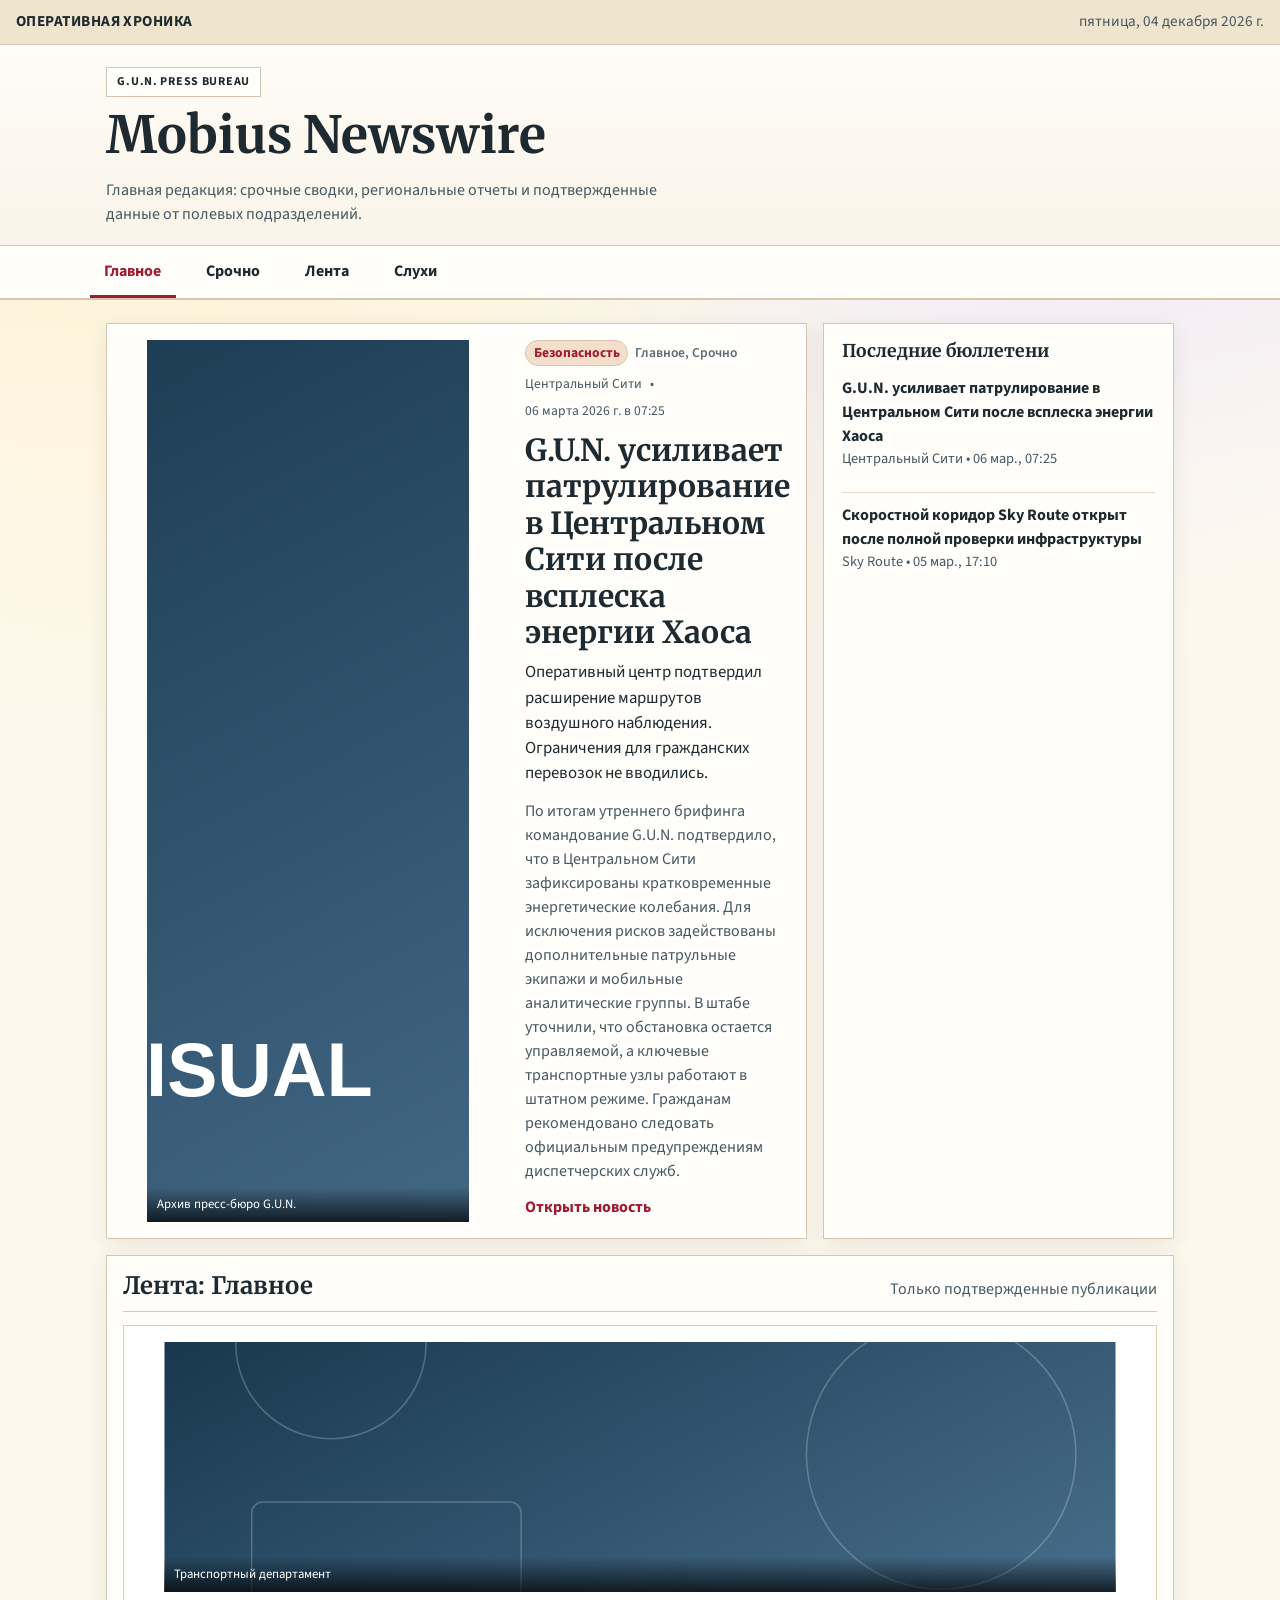
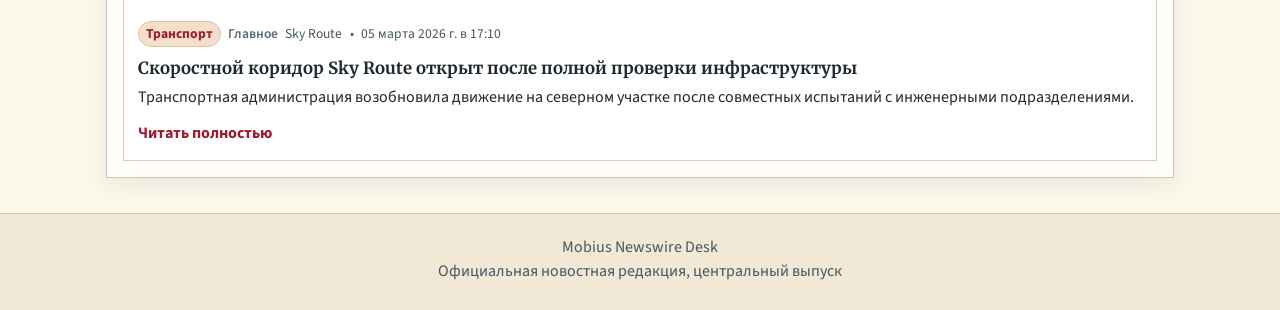
<file: index.html>
<!doctype html>
<html lang="ru">
  <head>
    <meta charset="utf-8" />
    <meta name="viewport" content="width=device-width, initial-scale=1" />
    <title>Mobius Newswire</title>
    <meta
      name="description"
      content="Оперативная новостная лента Мобиуса: сводки, расследования и официальные отчеты."
    />
    <link rel="preconnect" href="https://fonts.googleapis.com" />
    <link rel="preconnect" href="https://fonts.gstatic.com" crossorigin />
    <link
      href="https://fonts.googleapis.com/css2?family=Merriweather:wght@400;700;900&family=Source+Sans+3:wght@400;600;700&display=swap"
      rel="stylesheet"
    />
    <link rel="stylesheet" href="assets/css/main.css" />
    <script src="assets/js/store.js" defer></script>
    <script src="assets/js/main.js" defer></script>
  </head>
  <body>
    <header class="site-header">
      <div class="header-band">
        <p class="header-band-label">Оперативная хроника</p>
        <p id="today-date" class="header-band-date"></p>
      </div>
      <div class="masthead">
        <p class="masthead-kicker">G.U.N. Press Bureau</p>
        <h1>Mobius Newswire</h1>
        <p class="masthead-subtitle">
          Главная редакция: срочные сводки, региональные отчеты и подтвержденные
          данные от полевых подразделений.
        </p>
      </div>
      <nav class="main-nav" aria-label="Разделы">
        <ul id="tab-nav" class="tab-nav"></ul>
      </nav>
    </header>

    <main class="page">
      <section id="top-story" class="panel panel-main" aria-live="polite"></section>

      <section id="latest-updates" class="panel panel-sidebar">
        <h2>Последние бюллетени</h2>
        <ul id="latest-list" class="latest-list"></ul>
      </section>

      <section id="news-feed" class="panel panel-feed">
        <div class="panel-heading">
          <h2>Лента новостей</h2>
          <p>Только подтвержденные публикации</p>
        </div>
        <div id="all-stories" class="story-grid" aria-live="polite"></div>
      </section>
    </main>

    <footer class="site-footer">
      <p>Mobius Newswire Desk</p>
      <p>Официальная новостная редакция, центральный выпуск</p>
    </footer>
  </body>
</html>
</file>
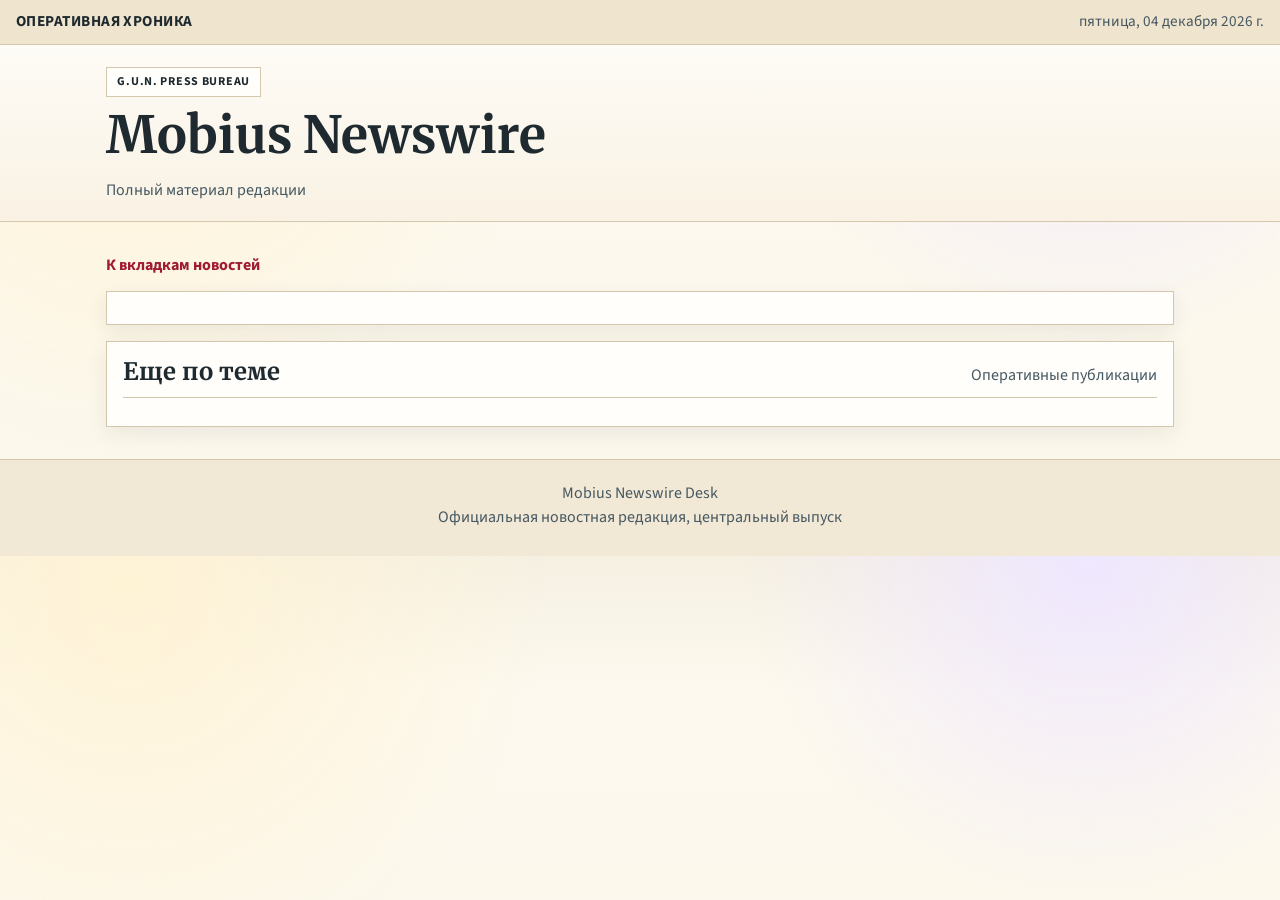
<file: article.html>
<!doctype html>
<html lang="ru">
  <head>
    <meta charset="utf-8" />
    <meta name="viewport" content="width=device-width, initial-scale=1" />
    <title>Mobius Newswire | Публикация</title>
    <meta
      name="description"
      content="Полный текст публикации Mobius Newswire и оперативные материалы по теме."
    />
    <link rel="preconnect" href="https://fonts.googleapis.com" />
    <link rel="preconnect" href="https://fonts.gstatic.com" crossorigin />
    <link
      href="https://fonts.googleapis.com/css2?family=Merriweather:wght@400;700;900&family=Source+Sans+3:wght@400;600;700&display=swap"
      rel="stylesheet"
    />
    <link rel="stylesheet" href="assets/css/main.css" />
    <script src="assets/js/store.js" defer></script>
    <script src="assets/js/article.js" defer></script>
  </head>
  <body>
    <header class="site-header">
      <div class="header-band">
        <p class="header-band-label">Оперативная хроника</p>
        <p id="today-date" class="header-band-date"></p>
      </div>
      <div class="masthead">
        <p class="masthead-kicker">G.U.N. Press Bureau</p>
        <h1>Mobius Newswire</h1>
        <p class="masthead-subtitle">Полный материал редакции</p>
      </div>
    </header>

    <main class="article-page">
      <p class="article-backline">
        <a id="back-to-news" class="story-read-more" href="index.html">К вкладкам новостей</a>
      </p>

      <article id="article-content" class="article-panel" aria-live="polite"></article>

      <section class="panel panel-feed article-related">
        <div class="panel-heading">
          <h2>Еще по теме</h2>
          <p>Оперативные публикации</p>
        </div>
        <div id="related-stories" class="story-grid"></div>
      </section>
    </main>

    <footer class="site-footer">
      <p>Mobius Newswire Desk</p>
      <p>Официальная новостная редакция, центральный выпуск</p>
    </footer>
  </body>
</html>
</file>
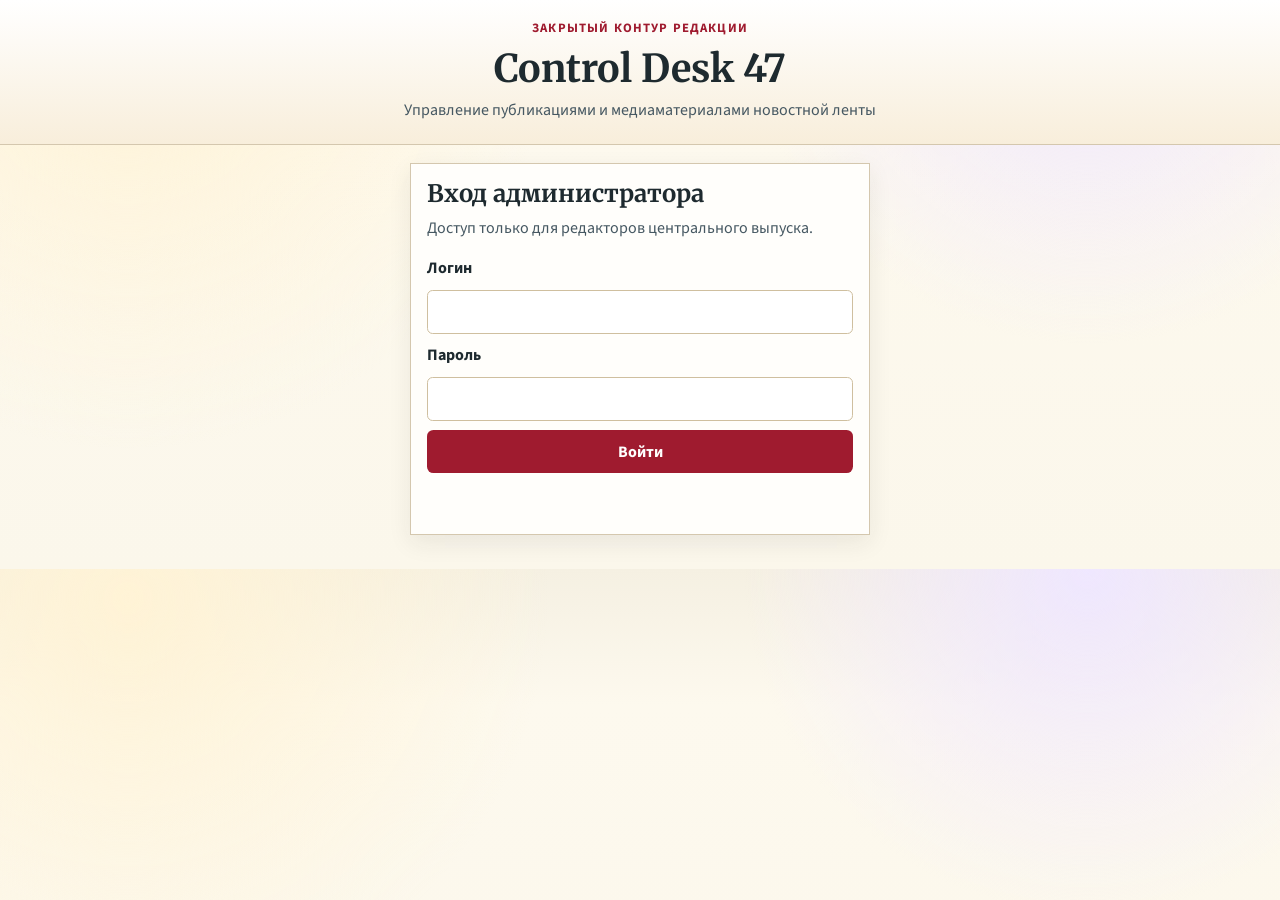
<file: dispatch-console-47.html>
<!doctype html>
<html lang="ru">
  <head>
    <meta charset="utf-8" />
    <meta name="viewport" content="width=device-width, initial-scale=1" />
    <title>Mobius Newswire | Control Desk</title>
    <link rel="preconnect" href="https://fonts.googleapis.com" />
    <link rel="preconnect" href="https://fonts.gstatic.com" crossorigin />
    <link
      href="https://fonts.googleapis.com/css2?family=Merriweather:wght@400;700;900&family=Source+Sans+3:wght@400;600;700&display=swap"
      rel="stylesheet"
    />
    <link rel="stylesheet" href="assets/css/main.css" />
    <script src="assets/js/store.js" defer></script>
    <script src="assets/js/admin.js" defer></script>
  </head>
  <body>
    <header class="admin-header">
      <p class="admin-header-label">Закрытый контур редакции</p>
      <h1>Control Desk 47</h1>
      <p class="admin-header-subtitle">
        Управление публикациями и медиаматериалами новостной ленты
      </p>
    </header>

    <main class="admin-page">
      <section id="auth-panel" class="admin-auth">
        <h2>Вход администратора</h2>
        <p>Доступ только для редакторов центрального выпуска.</p>
        <form id="login-form" class="auth-form" autocomplete="off">
          <label for="admin-username">Логин</label>
          <input id="admin-username" name="username" type="text" required />

          <label for="admin-password">Пароль</label>
          <input
            id="admin-password"
            name="password"
            type="password"
            required
            minlength="6"
          />

          <button type="submit">Войти</button>
          <p id="auth-error" class="auth-error" role="alert"></p>
        </form>
      </section>

      <section id="admin-panel" class="admin-layout" hidden>
        <div class="admin-toolbar">
          <h2>Панель публикаций</h2>
          <div class="toolbar-actions">
            <button id="new-post-btn" type="button">Новая публикация</button>
            <button id="logout-btn" type="button" class="button-muted">
              Выйти
            </button>
          </div>
        </div>

        <p id="editor-status" class="editor-status" role="status"></p>

        <div class="admin-columns">
          <section class="admin-block">
            <h3>Текущие материалы</h3>
            <section class="tab-manager">
              <h4>Вкладки сайта</h4>
              <form id="tab-form" class="tab-form">
                <input
                  id="new-tab-name"
                  name="tabName"
                  type="text"
                  maxlength="24"
                  placeholder="Новая вкладка"
                  required
                />
                <button type="submit">Добавить вкладку</button>
              </form>
              <p id="tab-status" class="tab-status" role="status"></p>
              <ul id="tab-list" class="tab-list"></ul>
            </section>

            <p id="empty-state" class="empty-state" hidden>
              Публикаций пока нет.
            </p>
            <div class="table-wrap">
              <table>
                <thead>
                  <tr>
                    <th>Заголовок</th>
                    <th>Категория</th>
                    <th>Вкладки</th>
                    <th>Дата</th>
                    <th>Действия</th>
                  </tr>
                </thead>
                <tbody id="posts-table-body"></tbody>
              </table>
            </div>
          </section>

          <section class="admin-block">
            <h3 id="editor-heading">Новая публикация</h3>
            <form id="post-form" class="post-form">
              <input id="post-id" name="postId" type="hidden" />

              <label for="post-title">Заголовок</label>
              <input id="post-title" name="title" type="text" maxlength="140" required />

              <label for="post-summary">Краткая подводка</label>
              <textarea
                id="post-summary"
                name="summary"
                rows="2"
                maxlength="220"
                required
              ></textarea>

              <label for="post-content">Текст новости</label>
              <textarea
                id="post-content"
                name="content"
                rows="6"
                maxlength="4000"
                required
              ></textarea>

              <div class="form-row">
                <div>
                  <label for="post-category">Категория</label>
                  <select id="post-category" name="category" required>
                    <option value="Безопасность">Безопасность</option>
                    <option value="Транспорт">Транспорт</option>
                    <option value="Технологии">Технологии</option>
                    <option value="Экономика">Экономика</option>
                    <option value="Службы спасения">Службы спасения</option>
                  </select>
                </div>

                <div>
                  <label for="post-location">Локация</label>
                  <input
                    id="post-location"
                    name="location"
                    type="text"
                    maxlength="80"
                    required
                  />
                </div>
              </div>

              <label for="post-tabs">Вкладки публикации</label>
              <select id="post-tabs" name="tabs" multiple size="5"></select>
              <p class="field-hint">
                Можно выбрать несколько вкладок (Ctrl/Cmd + клик).
              </p>

              <label for="post-published-at">Дата и время публикации</label>
              <input id="post-published-at" name="publishedAt" type="datetime-local" required />

              <label for="post-image-file">Изображение новости</label>
              <input id="post-image-file" name="imageFile" type="file" accept="image/*" />

              <div class="form-row">
                <div>
                  <label for="post-image-alt">Описание изображения</label>
                  <input
                    id="post-image-alt"
                    name="imageAlt"
                    type="text"
                    maxlength="140"
                    placeholder="Что изображено на фото"
                  />
                </div>
                <div>
                  <label for="post-image-caption">Подпись под изображением</label>
                  <input
                    id="post-image-caption"
                    name="imageCaption"
                    type="text"
                    maxlength="160"
                    placeholder="Источник или пояснение"
                  />
                </div>
              </div>

              <label class="checkbox-line" for="post-remove-image">
                <input id="post-remove-image" name="removeImage" type="checkbox" />
                Удалить текущее изображение
              </label>

              <figure id="image-preview-wrap" class="image-preview" hidden>
                <img id="image-preview" alt="" />
                <figcaption>Предпросмотр изображения</figcaption>
              </figure>

              <div class="editor-actions">
                <button type="submit">Сохранить публикацию</button>
                <button id="reset-form-btn" type="button" class="button-muted">
                  Очистить форму
                </button>
              </div>
            </form>
          </section>
        </div>
      </section>
    </main>
  </body>
</html>
</file>
<file: assets/css/main.css>
:root {
  --paper: #fcf9f1;
  --ink: #1e2a2f;
  --ink-soft: #465862;
  --line: #d4c7ae;
  --accent: #9f1b2f;
  --accent-soft: #f4dfca;
  --panel: #fffefb;
  --success: #1f6f43;
  --danger: #932638;
  --shadow: rgba(35, 36, 40, 0.08);
}

*,
*::before,
*::after {
  box-sizing: border-box;
}

body {
  margin: 0;
  color: var(--ink);
  background:
    radial-gradient(circle at 10% 5%, #fff3d6 0, transparent 33%),
    radial-gradient(circle at 85% 0%, #efe7ff 0, transparent 28%),
    linear-gradient(180deg, #f5f0e2 0%, #fdf9ee 24%, #fbf7eb 100%);
  font-family: "Source Sans 3", "Segoe UI", sans-serif;
  line-height: 1.5;
}

h1,
h2,
h3 {
  margin: 0;
  font-family: "Merriweather", Georgia, serif;
  line-height: 1.2;
}

p {
  margin: 0;
}

a {
  color: inherit;
  text-decoration: none;
}

.site-header {
  border-bottom: 1px solid var(--line);
  background: linear-gradient(180deg, #fffefb 0%, #f9f2e4 100%);
}

.header-band {
  display: flex;
  justify-content: space-between;
  align-items: center;
  gap: 1rem;
  padding: 0.65rem 1rem;
  background: #efe4cd;
  border-bottom: 1px solid var(--line);
  font-size: 0.95rem;
}

.header-band-label {
  font-weight: 700;
  letter-spacing: 0.03em;
  text-transform: uppercase;
}

.header-band-date {
  color: var(--ink-soft);
}

.masthead {
  max-width: 1100px;
  margin: 0 auto;
  padding: 1.4rem 1rem 1.2rem;
}

.masthead-kicker {
  display: inline-block;
  margin-bottom: 0.55rem;
  padding: 0.3rem 0.65rem;
  border: 1px solid var(--line);
  background: var(--panel);
  font-size: 0.75rem;
  font-weight: 700;
  letter-spacing: 0.06em;
  text-transform: uppercase;
}

.masthead h1 {
  font-size: clamp(2rem, 4vw, 3.2rem);
}

.masthead-subtitle {
  max-width: 70ch;
  margin-top: 0.7rem;
  color: var(--ink-soft);
}

.main-nav {
  border-top: 1px solid var(--line);
  border-bottom: 1px solid var(--line);
  background: var(--panel);
}

.main-nav ul {
  max-width: 1100px;
  margin: 0 auto;
  padding: 0;
  list-style: none;
  display: flex;
  gap: 1rem;
}

.tab-button {
  display: block;
  padding: 0.78rem 0.9rem;
  border: 0;
  border-bottom: 3px solid transparent;
  border-radius: 0;
  background: transparent;
  color: var(--ink);
  font-weight: 700;
}

.tab-button:hover {
  color: var(--accent);
}

.tab-button.active {
  border-bottom-color: var(--accent);
  color: var(--accent);
}

.page {
  max-width: 1100px;
  margin: 1.4rem auto 2.2rem;
  padding: 0 1rem;
  display: grid;
  gap: 1rem;
  grid-template-columns: 2fr 1fr;
  grid-template-areas:
    "main sidebar"
    "feed feed";
}

.panel {
  border: 1px solid var(--line);
  background: var(--panel);
  box-shadow: 0 6px 20px var(--shadow);
}

.panel-main {
  grid-area: main;
  min-height: 420px;
}

.panel-sidebar {
  grid-area: sidebar;
  padding: 1.1rem;
}

.panel-sidebar h2 {
  margin-bottom: 0.85rem;
  font-size: 1.1rem;
}

.panel-feed {
  grid-area: feed;
  padding: 1rem;
}

.panel-heading {
  display: flex;
  justify-content: space-between;
  align-items: baseline;
  gap: 0.8rem;
  margin-bottom: 0.8rem;
  padding-bottom: 0.6rem;
  border-bottom: 1px solid var(--line);
}

.panel-heading p {
  color: var(--ink-soft);
}

.latest-list {
  list-style: none;
  margin: 0;
  padding: 0;
  display: grid;
  gap: 0.75rem;
}

.latest-list li {
  padding: 0.65rem 0;
  border-top: 1px solid #e8dcc5;
}

.latest-list li:first-child {
  border-top: 0;
  padding-top: 0;
}

.latest-item-title {
  margin-bottom: 0.2rem;
  font-weight: 700;
}

.latest-item-meta {
  color: var(--ink-soft);
  font-size: 0.9rem;
}

.lead-story {
  display: grid;
  grid-template-columns: 1.5fr 1fr;
  min-height: 420px;
}

.story-media {
  position: relative;
  min-height: 250px;
}

.story-media img {
  width: 100%;
  height: 100%;
  object-fit: cover;
  display: block;
}

.story-media figcaption {
  position: absolute;
  left: 0;
  right: 0;
  bottom: 0;
  padding: 0.5rem 0.65rem;
  background: linear-gradient(180deg, transparent 0%, rgba(0, 0, 0, 0.72) 100%);
  color: #fff;
  font-size: 0.8rem;
}

.story-body {
  padding: 1rem 1rem 1.2rem;
}

.story-meta {
  display: flex;
  flex-wrap: wrap;
  gap: 0.45rem;
  align-items: center;
  margin-bottom: 0.65rem;
  color: var(--ink-soft);
  font-size: 0.85rem;
}

.story-tag {
  padding: 0.14rem 0.45rem;
  border: 1px solid #d7c6ab;
  border-radius: 999px;
  font-weight: 700;
  color: var(--accent);
  background: var(--accent-soft);
}

.story-tabs {
  color: #5c6b75;
  font-weight: 600;
}

.lead-story h2 {
  margin-bottom: 0.6rem;
  font-size: clamp(1.25rem, 2.6vw, 1.9rem);
}

.lead-story .story-summary {
  margin-bottom: 0.8rem;
  font-size: 1.05rem;
}

.story-content {
  color: var(--ink-soft);
}

.story-grid {
  display: grid;
  grid-template-columns: repeat(auto-fit, minmax(250px, 1fr));
  gap: 0.8rem;
}

.story-link {
  color: inherit;
}

.story-link:hover {
  color: var(--accent);
  text-decoration: underline;
}

.story-read-more {
  display: inline-flex;
  margin-top: 0.75rem;
  color: var(--accent);
  font-weight: 700;
}

.story-read-more:hover {
  text-decoration: underline;
}

.story-card {
  border: 1px solid #deceb3;
  background: #fff;
}

.story-card .story-media {
  height: 180px;
}

.story-card h3 {
  margin-bottom: 0.45rem;
  font-size: 1.05rem;
}

.story-card .story-body {
  padding: 0.8rem 0.85rem 0.95rem;
}

.empty-panel {
  padding: 1.4rem;
  color: var(--ink-soft);
}

.site-footer {
  padding: 1.3rem 1rem 1.7rem;
  border-top: 1px solid var(--line);
  text-align: center;
  color: var(--ink-soft);
  background: #f2e8d6;
}

.article-page {
  max-width: 1100px;
  margin: 1.2rem auto 2rem;
  padding: 0 1rem;
}

.article-backline {
  margin-bottom: 0.85rem;
}

.article-panel {
  border: 1px solid var(--line);
  background: var(--panel);
  box-shadow: 0 6px 20px var(--shadow);
  padding: 1rem;
}

.article-header {
  margin-bottom: 1rem;
  padding-bottom: 0.85rem;
  border-bottom: 1px solid #e2d5be;
}

.article-title {
  margin: 0.55rem 0 0.6rem;
  font-size: clamp(1.5rem, 3vw, 2.2rem);
}

.article-summary {
  color: var(--ink-soft);
  font-size: 1.06rem;
}

.article-media {
  margin: 0 0 1rem;
}

.article-media img {
  width: 100%;
  max-height: 520px;
  object-fit: cover;
  display: block;
}

.article-media figcaption {
  margin-top: 0.45rem;
  color: var(--ink-soft);
  font-size: 0.9rem;
}

.article-text {
  color: #27333a;
  font-size: 1.03rem;
}

.article-text p + p {
  margin-top: 0.9rem;
}

.article-related {
  margin-top: 1rem;
}

.admin-header {
  border-bottom: 1px solid var(--line);
  padding: 1.2rem 1rem 1.4rem;
  background: linear-gradient(180deg, #fff 0%, #f8eedb 100%);
  text-align: center;
}

.admin-header h1 {
  margin-bottom: 0.45rem;
  font-size: clamp(1.7rem, 3.6vw, 2.4rem);
}

.admin-header-label {
  margin-bottom: 0.4rem;
  color: var(--accent);
  font-size: 0.8rem;
  font-weight: 700;
  letter-spacing: 0.09em;
  text-transform: uppercase;
}

.admin-header-subtitle {
  color: var(--ink-soft);
}

.admin-page {
  max-width: 1160px;
  margin: 1.1rem auto 2.1rem;
  padding: 0 1rem;
}

.admin-auth,
.admin-layout {
  border: 1px solid var(--line);
  background: var(--panel);
  box-shadow: 0 8px 22px var(--shadow);
}

.admin-auth {
  max-width: 460px;
  margin: 0 auto;
  padding: 1rem;
}

.admin-auth h2 {
  margin-bottom: 0.45rem;
}

.admin-auth p {
  color: var(--ink-soft);
  margin-bottom: 1rem;
}

.auth-form,
.post-form {
  display: grid;
  gap: 0.6rem;
}

label {
  font-weight: 700;
}

input,
textarea,
select,
button {
  font: inherit;
}

input,
textarea,
select {
  border: 1px solid #cfbf9f;
  border-radius: 0.35rem;
  padding: 0.56rem 0.62rem;
  background: #fff;
  color: inherit;
}

textarea {
  resize: vertical;
}

button {
  border: 1px solid transparent;
  border-radius: 0.4rem;
  padding: 0.54rem 0.86rem;
  font-weight: 700;
  cursor: pointer;
  background: var(--accent);
  color: #fff;
}

button:hover {
  opacity: 0.92;
}

.button-muted {
  border-color: #cfbf9f;
  background: #fff8ed;
  color: var(--ink);
}

.auth-error {
  min-height: 1.2em;
  color: var(--danger);
}

.admin-layout {
  padding: 1rem;
}

.admin-toolbar {
  display: flex;
  justify-content: space-between;
  align-items: center;
  gap: 0.8rem;
  margin-bottom: 0.95rem;
}

.toolbar-actions {
  display: flex;
  gap: 0.5rem;
}

.editor-status {
  min-height: 1.3em;
  margin-bottom: 0.9rem;
  color: var(--ink-soft);
}

.editor-status.success {
  color: var(--success);
}

.editor-status.error {
  color: var(--danger);
}

.admin-columns {
  display: grid;
  grid-template-columns: 1fr 1.05fr;
  gap: 1rem;
}

.admin-block {
  border: 1px solid #dfcfb4;
  border-radius: 0.3rem;
  padding: 0.8rem;
  background: #fff;
}

.admin-block h3 {
  margin-bottom: 0.75rem;
}

.empty-state {
  color: var(--ink-soft);
}

.tab-manager {
  margin-bottom: 0.9rem;
  padding: 0.65rem;
  border: 1px solid #e3d5bf;
  background: #fefbf4;
}

.tab-manager h4 {
  margin: 0 0 0.55rem;
  font-family: "Merriweather", Georgia, serif;
  font-size: 0.98rem;
}

.tab-form {
  display: flex;
  gap: 0.45rem;
  align-items: center;
}

.tab-form input {
  flex: 1;
}

.tab-status {
  min-height: 1.2em;
  margin: 0.45rem 0;
  color: var(--ink-soft);
  font-size: 0.92rem;
}

.tab-status.success {
  color: var(--success);
}

.tab-status.error {
  color: var(--danger);
}

.tab-list {
  margin: 0;
  padding: 0;
  list-style: none;
  display: grid;
  gap: 0.38rem;
}

.tab-list-item {
  display: flex;
  flex-wrap: wrap;
  align-items: center;
  gap: 0.45rem;
  padding: 0.38rem 0.45rem;
  border: 1px solid #e6dac5;
  background: #fff;
}

.tab-list-label {
  font-weight: 700;
}

.tab-chip {
  padding: 0.1rem 0.42rem;
  border: 1px solid #dac8aa;
  border-radius: 999px;
  font-size: 0.8rem;
  color: #665949;
}

.table-wrap {
  overflow-x: auto;
}

table {
  width: 100%;
  border-collapse: collapse;
  font-size: 0.95rem;
}

th,
td {
  padding: 0.5rem;
  border-bottom: 1px solid #ebdeca;
  text-align: left;
  vertical-align: top;
}

th {
  font-weight: 700;
  color: var(--ink-soft);
}

.table-actions {
  display: flex;
  gap: 0.4rem;
}

.table-actions button {
  padding: 0.35rem 0.52rem;
  font-size: 0.86rem;
}

.form-row {
  display: grid;
  gap: 0.6rem;
  grid-template-columns: 1fr 1fr;
}

.checkbox-line {
  display: flex;
  align-items: center;
  gap: 0.5rem;
  font-weight: 600;
}

.checkbox-line input {
  width: 1rem;
  height: 1rem;
}

.image-preview {
  margin: 0.3rem 0;
  border: 1px solid #dfd2b9;
  background: #fffcf6;
  padding: 0.45rem;
}

.image-preview img {
  width: 100%;
  max-height: 220px;
  object-fit: cover;
  display: block;
}

.image-preview figcaption {
  margin-top: 0.35rem;
  color: var(--ink-soft);
  font-size: 0.88rem;
}

.field-hint {
  margin-top: -0.2rem;
  color: var(--ink-soft);
  font-size: 0.87rem;
}

.editor-actions {
  display: flex;
  gap: 0.5rem;
  flex-wrap: wrap;
}

@media (max-width: 920px) {
  .page {
    grid-template-columns: 1fr;
    grid-template-areas:
      "main"
      "sidebar"
      "feed";
  }

  .lead-story {
    grid-template-columns: 1fr;
  }

  .lead-story .story-media {
    min-height: 220px;
  }

  .admin-columns {
    grid-template-columns: 1fr;
  }
}

@media (max-width: 640px) {
  .header-band {
    flex-direction: column;
    align-items: flex-start;
  }

  .main-nav ul {
    flex-wrap: wrap;
    padding-left: 0.4rem;
  }

  .admin-toolbar {
    flex-direction: column;
    align-items: flex-start;
  }

  .form-row {
    grid-template-columns: 1fr;
  }

  .tab-form {
    flex-direction: column;
    align-items: stretch;
  }
}
</file>
